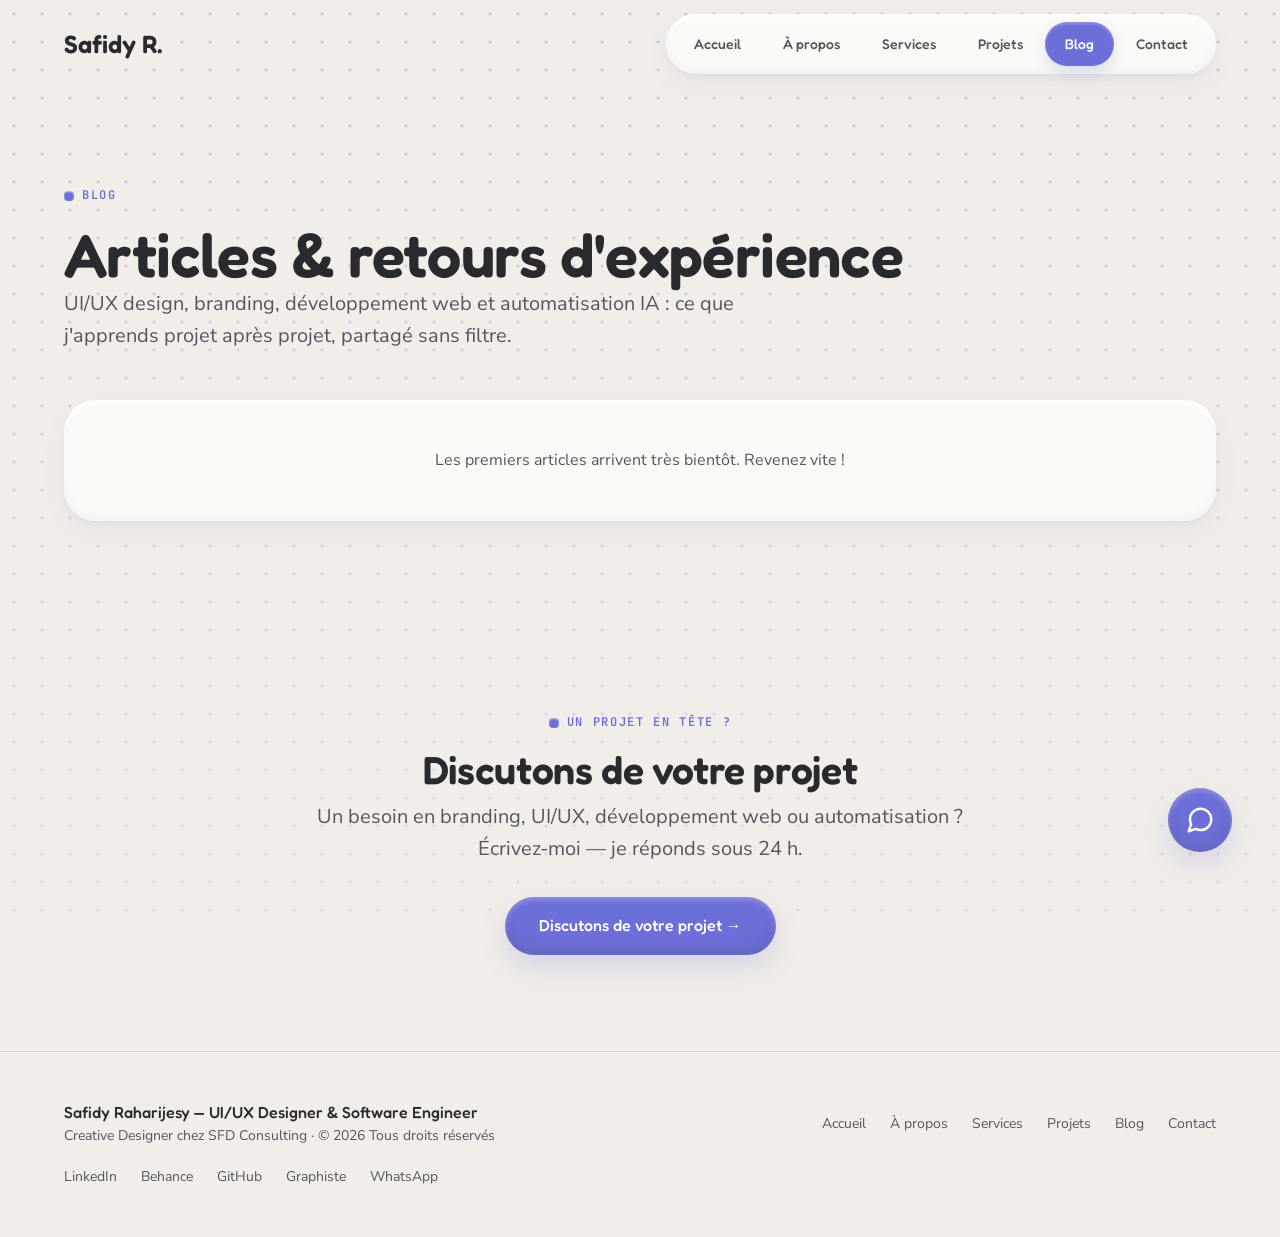
<file: blog.html>
<!DOCTYPE html>
<html lang="fr">

<head>
  <meta charset="UTF-8">
  <meta name="viewport" content="width=device-width, initial-scale=1.0">
  <title>Blog — Safidy Raharijesy | UI/UX Design, Développement &amp; Automatisation IA</title>
  <meta name="description"
    content="Articles de Safidy Raharijesy sur l'UI/UX design, le branding, le développement web et l'automatisation IA : conseils, retours d'expérience et coulisses de projets à Madagascar.">
  <meta name="author" content="Safidy Raharijesy">
  <meta name="robots" content="index, follow, max-image-preview:large, max-snippet:-1, max-video-preview:-1">
  <meta name="theme-color" content="#121824">

  <link rel="canonical" href="https://safidyraharijesy.netlify.app/blog.html">

  <meta property="og:type" content="website">
  <meta property="og:site_name" content="Safidy Raharijesy Portfolio">
  <meta property="og:title" content="Blog — Safidy Raharijesy">
  <meta property="og:description" content="UI/UX design, branding, développement web et automatisation IA : articles et retours d'expérience.">
  <meta property="og:url" content="https://safidyraharijesy.netlify.app/blog.html">
  <meta property="og:image" content="https://safidyraharijesy.netlify.app/assets/img/avatar%20assis.png">
  <meta property="og:locale" content="fr_FR">

  <meta name="twitter:card" content="summary_large_image">
  <meta name="twitter:title" content="Blog — Safidy Raharijesy">
  <meta name="twitter:description" content="UI/UX design, branding, développement web et automatisation IA : articles et retours d'expérience.">
  <meta name="twitter:image" content="https://safidyraharijesy.netlify.app/assets/img/avatar%20assis.png">

  <link rel="icon" type="image/png" href="assets/icons/favicon.png">

  <link rel="preconnect" href="https://fonts.googleapis.com">
  <link rel="preconnect" href="https://fonts.gstatic.com" crossorigin>
  <link
    href="https://fonts.googleapis.com/css2?family=Fredoka:wght@400;500;600;700&amp;family=Nunito+Sans:ital,wght@0,400;0,600;0,700;0,800;1,400&amp;family=JetBrains+Mono:wght@400;600&amp;display=swap"
    rel="stylesheet">

  <link rel="stylesheet" href="css/main.css">

  <script type="application/ld+json">
  {
    "@context": "https://schema.org",
    "@type": "Blog",
    "@id": "https://safidyraharijesy.netlify.app/blog.html#blog",
    "url": "https://safidyraharijesy.netlify.app/blog.html",
    "name": "Blog de Safidy Raharijesy",
    "inLanguage": "fr-FR",
    "author": {
      "@type": "Person",
      "@id": "https://safidyraharijesy.netlify.app/#safidy",
      "name": "Safidy Raharijesy"
    },
    "isPartOf": {
      "@type": "WebSite",
      "@id": "https://safidyraharijesy.netlify.app/#website",
      "name": "Safidy Raharijesy Portfolio",
      "url": "https://safidyraharijesy.netlify.app/"
    }
  }
  </script>
</head>

<body>

  <a class="skip-link" href="#main-content">Aller au contenu principal</a>

  <div class="header-sentinel" id="header-sentinel" aria-hidden="true"></div>

  <!-- ============ HEADER ============ -->
  <header class="header" id="site-header">
    <div class="container header__inner">
      <a class="header__logo" href="index.html">Safidy R.</a>

      <button class="header__burger" id="header-burger" type="button" aria-expanded="false"
        aria-controls="primary-navigation" aria-label="Ouvrir le menu de navigation">
        <span class="header__burger-line"></span>
        <span class="header__burger-line"></span>
        <span class="header__burger-line"></span>
      </button>

      <nav class="header__nav" id="primary-navigation" aria-label="Navigation principale">
        <ul class="header__nav-list">
          <li><a class="header__nav-link" href="index.html#hero">Accueil</a></li>
          <li><a class="header__nav-link" href="index.html#about">À propos</a></li>
          <li><a class="header__nav-link" href="index.html#services">Services</a></li>
          <li><a class="header__nav-link" href="projets.html">Projets</a></li>
          <li><a class="header__nav-link" href="blog.html" aria-current="page">Blog</a></li>
          <li><a class="header__nav-link" href="index.html#contact">Contact</a></li>
        </ul>
      </nav>
    </div>
  </header>

  <main id="main-content">

    <!-- ============ BLOG (liste des articles) ============ -->
    <section class="blog" aria-labelledby="blog-title">
      <div class="container">
        <span class="eyebrow">Blog</span>
        <h1 id="blog-title">Articles &amp; retours d'expérience</h1>
        <p class="lead">
          UI/UX design, branding, développement web et automatisation IA&nbsp;: ce que j'apprends
          projet après projet, partagé sans filtre.
        </p>

        <!-- build:posts -->
        <p class="blog__empty">Les premiers articles arrivent très bientôt. Revenez vite&nbsp;!</p>
        <!-- /build:posts -->
      </div>
    </section>

    <!-- ============ CTA CONTACT ============ -->
    <section class="projects-cta" aria-labelledby="blog-cta-title">
      <div class="container projects-cta__inner">
        <span class="eyebrow">Un projet en tête&nbsp;?</span>
        <h2 id="blog-cta-title">Discutons de votre projet</h2>
        <p class="lead">
          Un besoin en branding, UI/UX, développement web ou automatisation&nbsp;? Écrivez-moi —
          je réponds sous 24&nbsp;h.
        </p>
        <a class="btn btn--primary projects-cta__action" href="index.html#contact">Discutons de votre projet →</a>
      </div>
    </section>

  </main>

  <!-- ============ FOOTER ============ -->
  <footer class="site-footer">
    <div class="container site-footer__inner">
      <div class="site-footer__brand">
        <p class="site-footer__baseline">Safidy Raharijesy — UI/UX Designer &amp; Software Engineer</p>
        <p class="site-footer__mention text-small">Creative Designer chez SFD Consulting · © 2026 Tous droits réservés
        </p>
      </div>

      <nav class="site-footer__nav" aria-label="Liens rapides">
        <ul>
          <li><a href="index.html#hero">Accueil</a></li>
          <li><a href="index.html#about">À propos</a></li>
          <li><a href="index.html#services">Services</a></li>
          <li><a href="projets.html">Projets</a></li>
          <li><a href="blog.html">Blog</a></li>
          <li><a href="index.html#contact">Contact</a></li>
        </ul>
      </nav>

      <ul class="site-footer__social">
        <li><a href="https://linkedin.com/in/safidy-raharijesy" target="_blank" rel="noopener noreferrer">LinkedIn</a>
        </li>
        <li><a href="https://behance.net/safidyraharijesy" target="_blank" rel="noopener noreferrer">Behance</a></li>
        <li><a href="https://github.com/chafidy" target="_blank" rel="noopener noreferrer">GitHub</a></li>
        <li><a href="https://graphiste.com/raharijesy" target="_blank" rel="noopener noreferrer">Graphiste</a>
        </li>
        <li><a href="https://wa.me/261321391629" target="_blank" rel="noopener noreferrer">WhatsApp</a></li>
      </ul>
    </div>
  </footer>

  <!-- ============ CHAT BOT ASSISTANT ============ -->
  <div class="chatbot" id="chatbot">
    <button class="chatbot__trigger" id="chatbot-trigger" aria-label="Ouvrir l'assistant" type="button">
      <svg viewBox="0 0 24 24" fill="none" stroke="currentColor" stroke-width="2" stroke-linecap="round" stroke-linejoin="round" aria-hidden="true">
        <path d="M21 11.5a8.38 8.38 0 0 1-.9 3.8 8.5 8.5 0 0 1-7.6 4.7 8.38 8.38 0 0 1-3.8-.9L3 21l1.9-5.7a8.38 8.38 0 0 1-.9-3.8 8.5 8.5 0 0 1 4.7-7.6 8.38 8.38 0 0 1 3.8-.9h.5a8.48 8.48 0 0 1 8 8v.5z"></path>
      </svg>
    </button>

    <div class="chatbot__window" id="chatbot-window">
      <div class="chatbot__header">
        <div class="chatbot__avatar">
          <img src="assets/img/avatarbot.webp" alt="Safidy Assistant" width="40" height="40">
        </div>
        <div class="chatbot__info">
          <span class="chatbot__name">Assistant Safidy</span>
          <span class="chatbot__status">En ligne</span>
        </div>
        <button class="chatbot__close" id="chatbot-close" aria-label="Fermer le chat" type="button">
          <svg viewBox="0 0 24 24" fill="none" stroke="currentColor" stroke-width="2" stroke-linecap="round" aria-hidden="true">
            <line x1="18" y1="6" x2="6" y2="18"></line>
            <line x1="6" y1="6" x2="18" y2="18"></line>
          </svg>
        </button>
      </div>

      <div class="chatbot__messages" id="chatbot-messages"></div>

      <form class="chatbot__input-area" id="chatbot-form">
        <input type="text" id="chatbot-input" class="chatbot__input" placeholder="Écrivez votre message..." autocomplete="off">
        <button type="submit" class="chatbot__send" aria-label="Envoyer">
          <svg viewBox="0 0 24 24" fill="none" stroke="currentColor" stroke-width="2" stroke-linecap="round" stroke-linejoin="round" aria-hidden="true">
            <line x1="22" y1="2" x2="11" y2="13"></line>
            <polygon points="22 2 15 22 11 13 2 9 22 2"></polygon>
          </svg>
        </button>
      </form>
    </div>
  </div>

  <script type="module" src="js/main.js"></script>
</body>

</html>
</file>
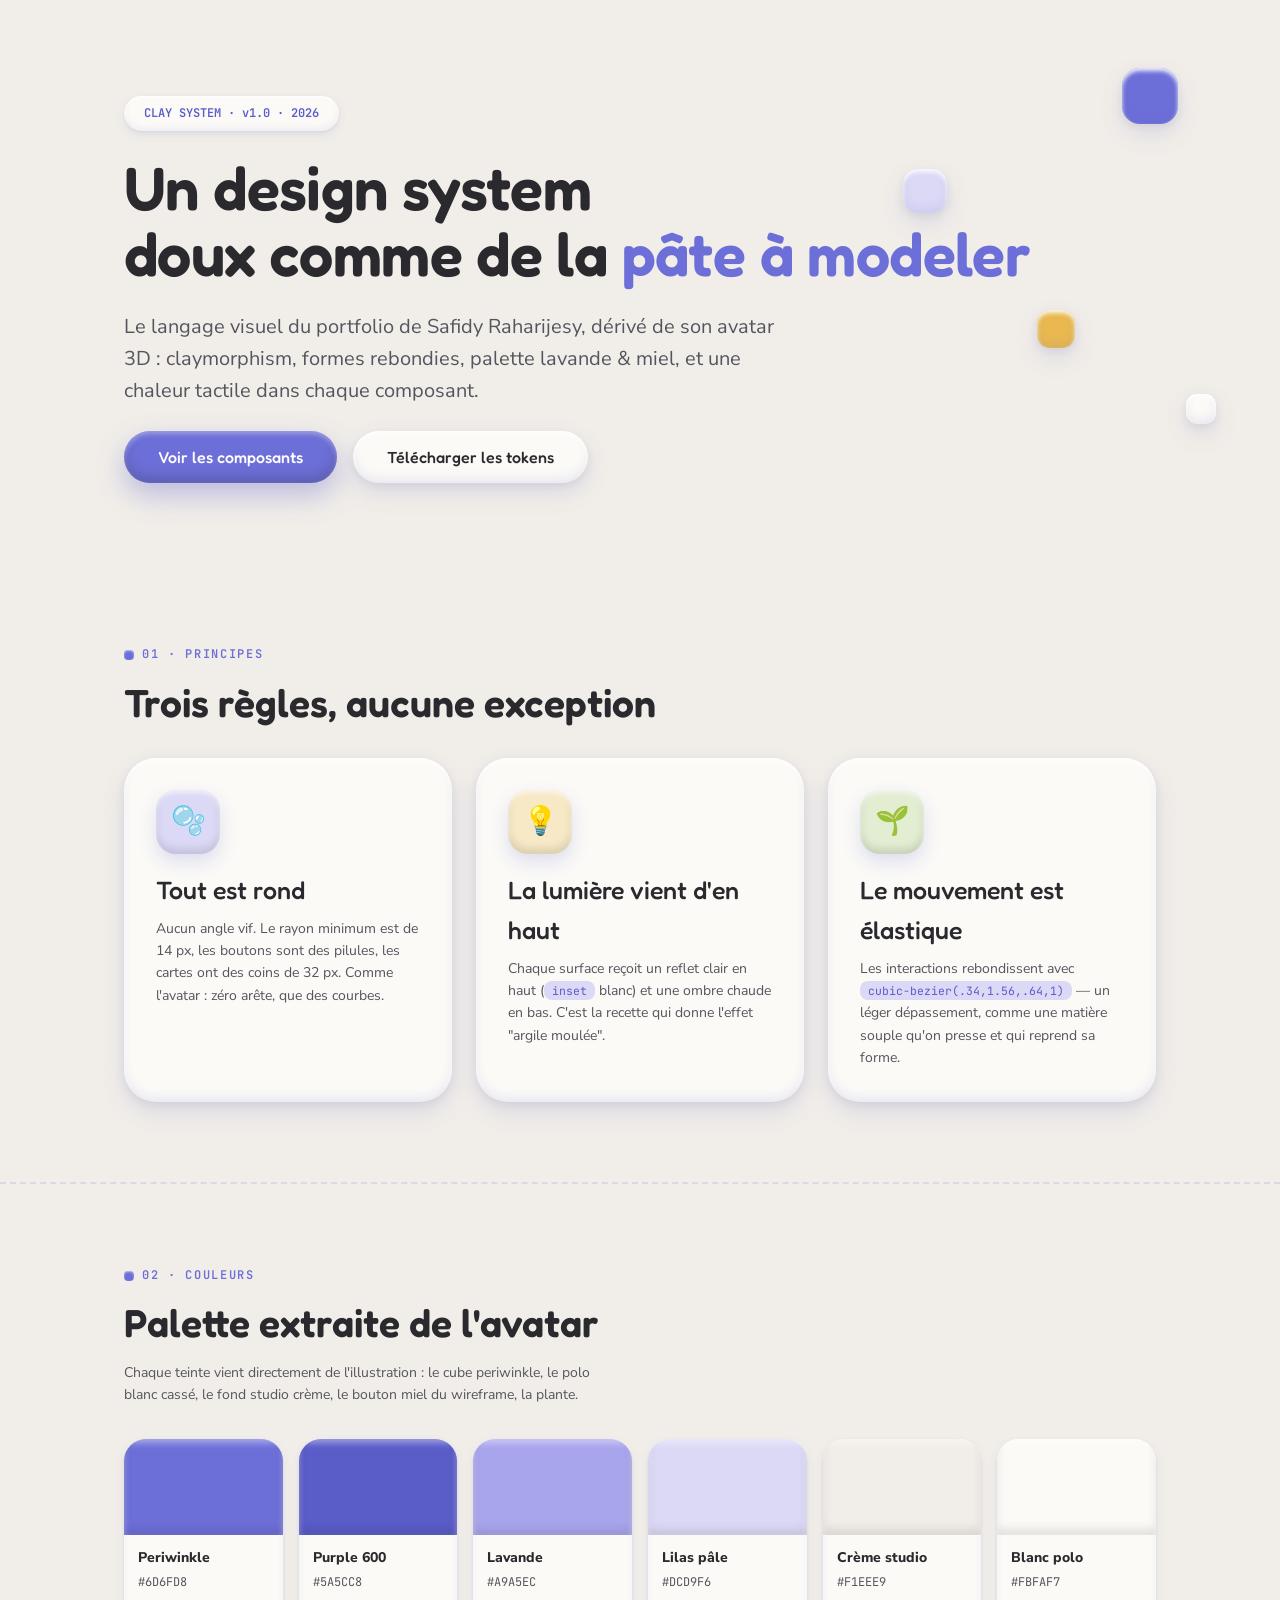
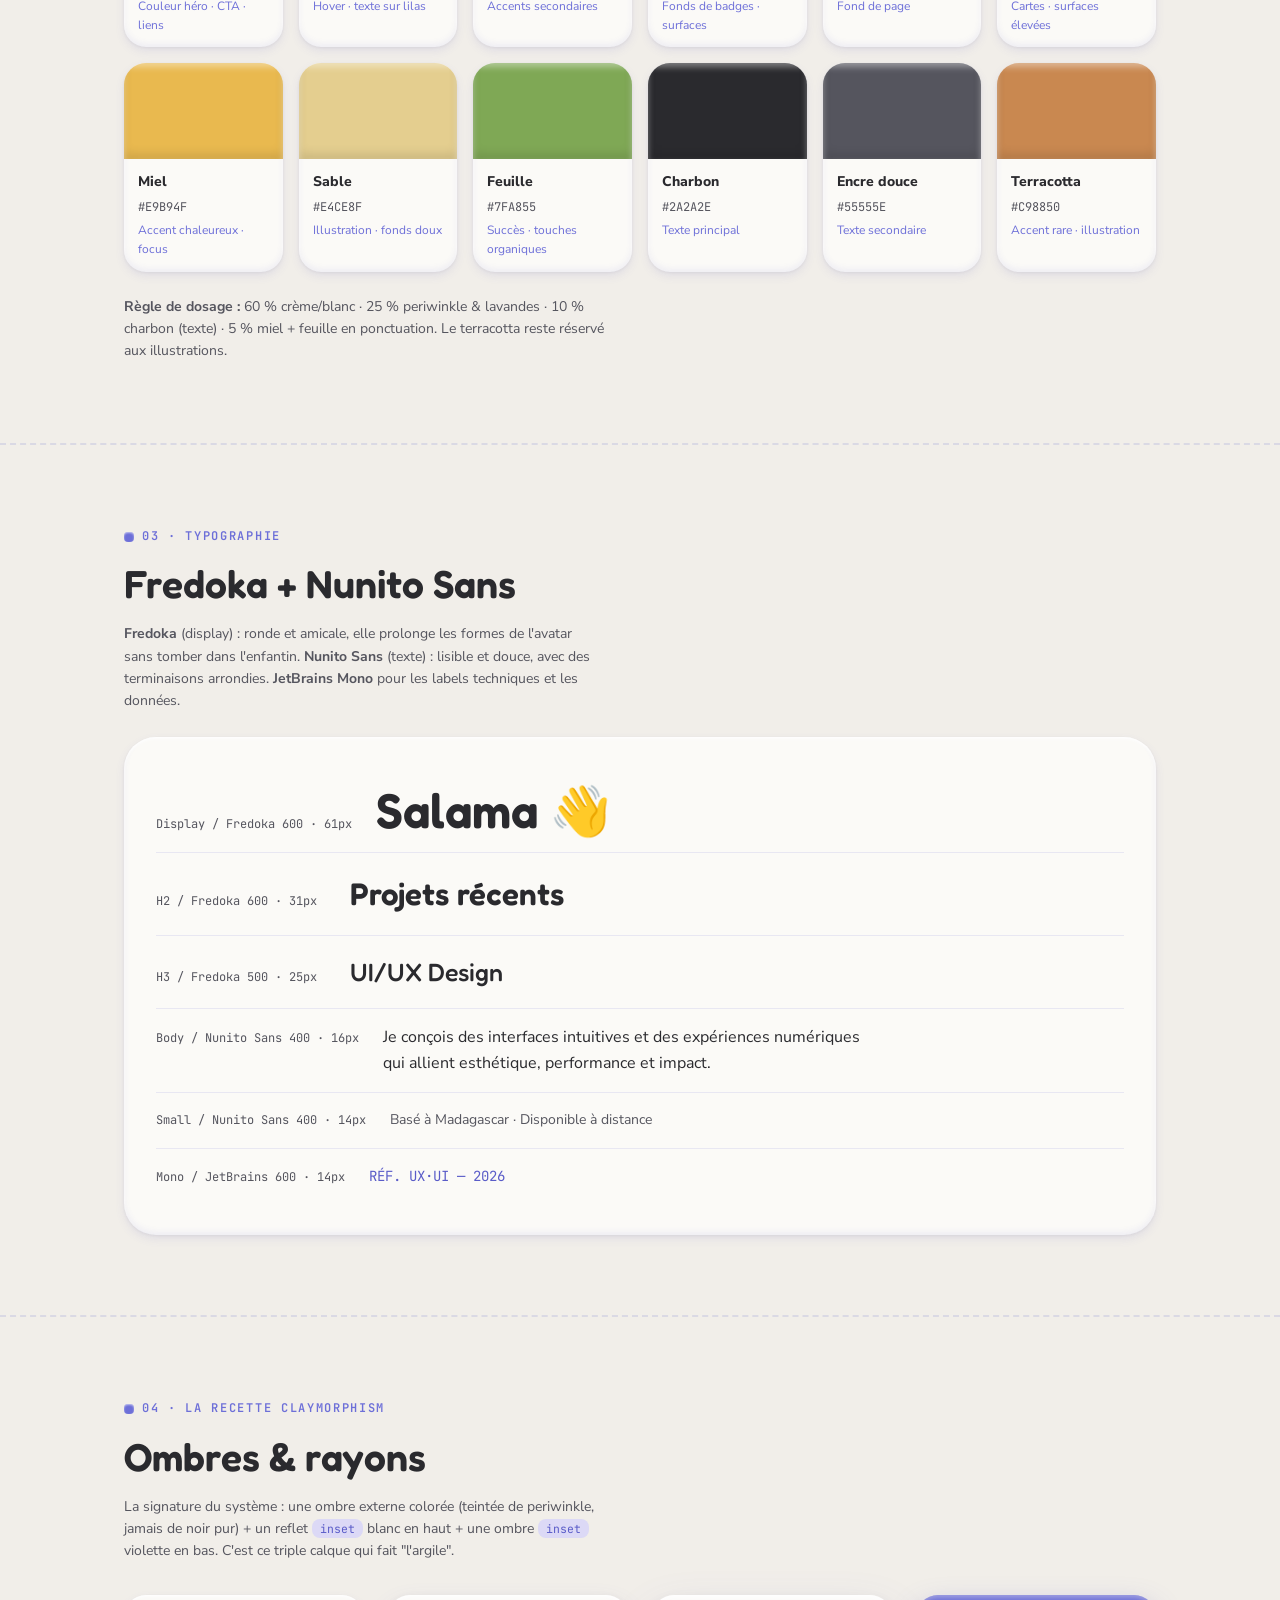
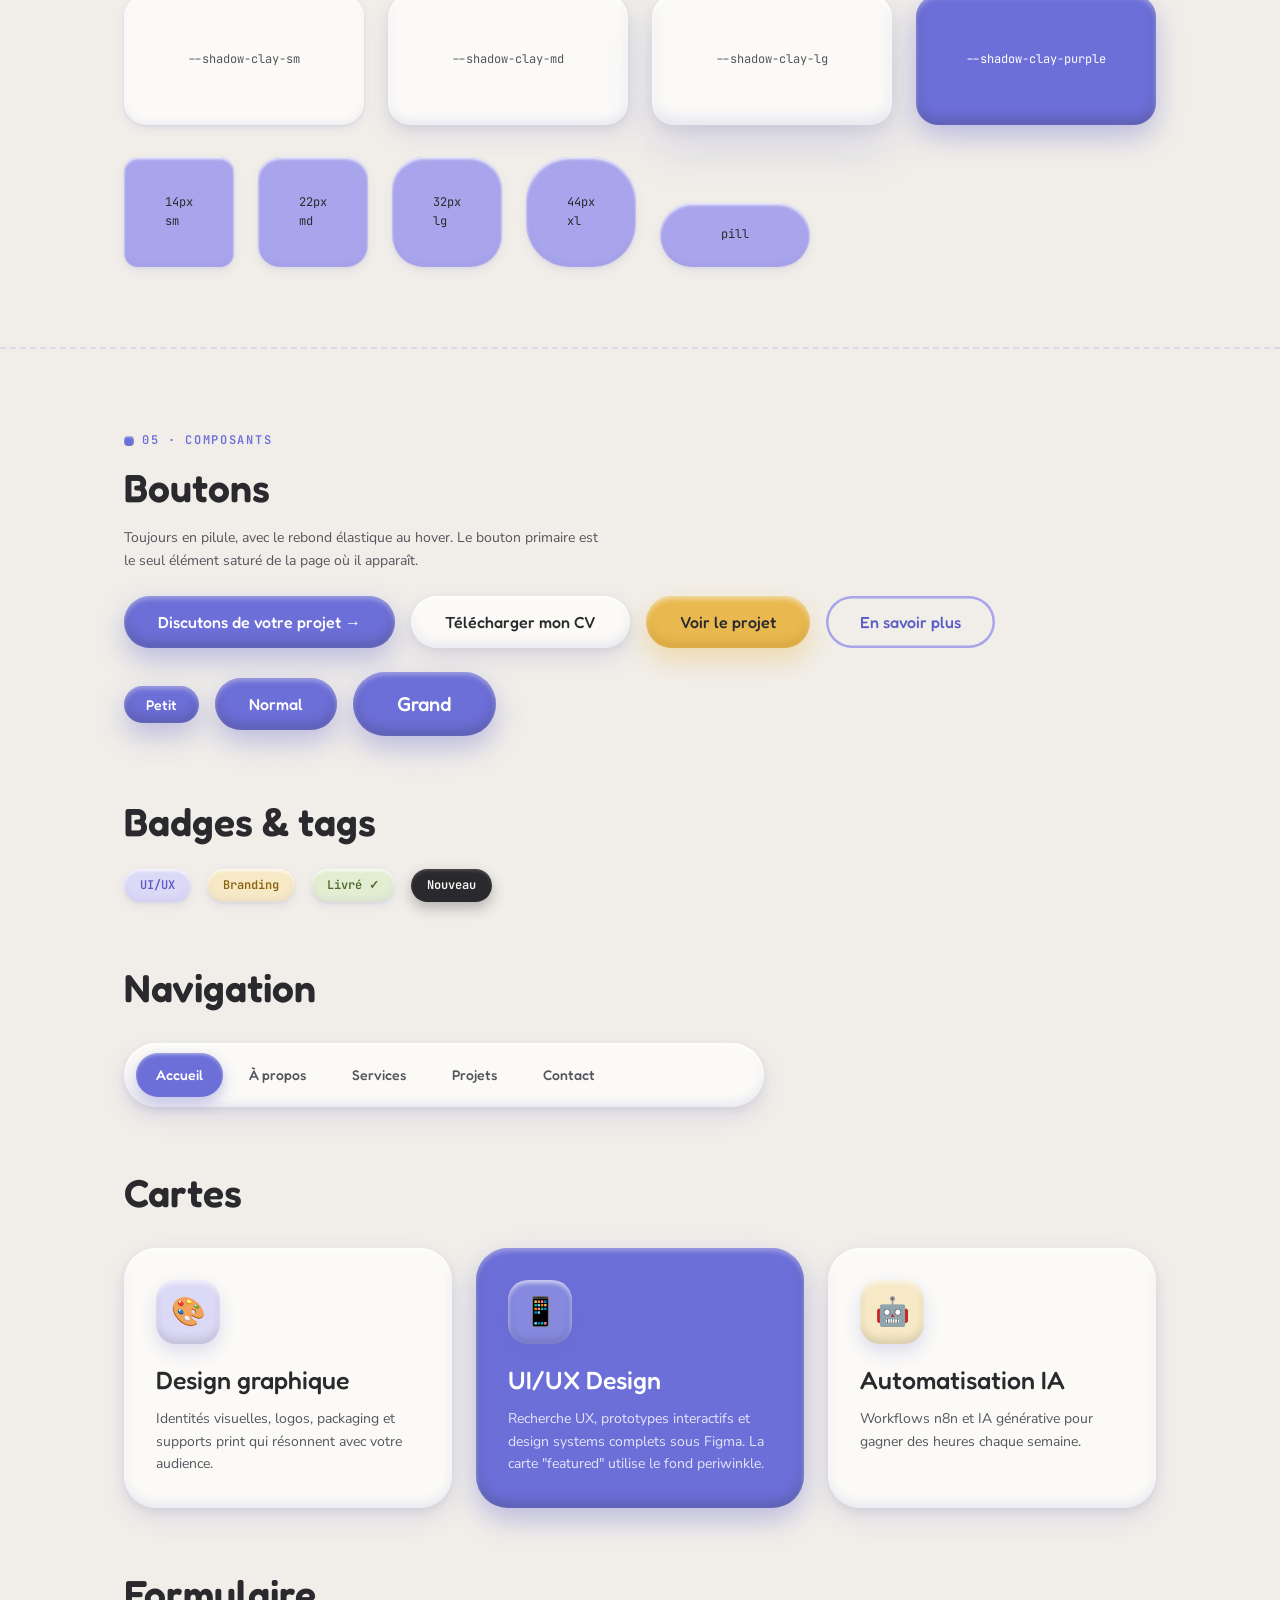
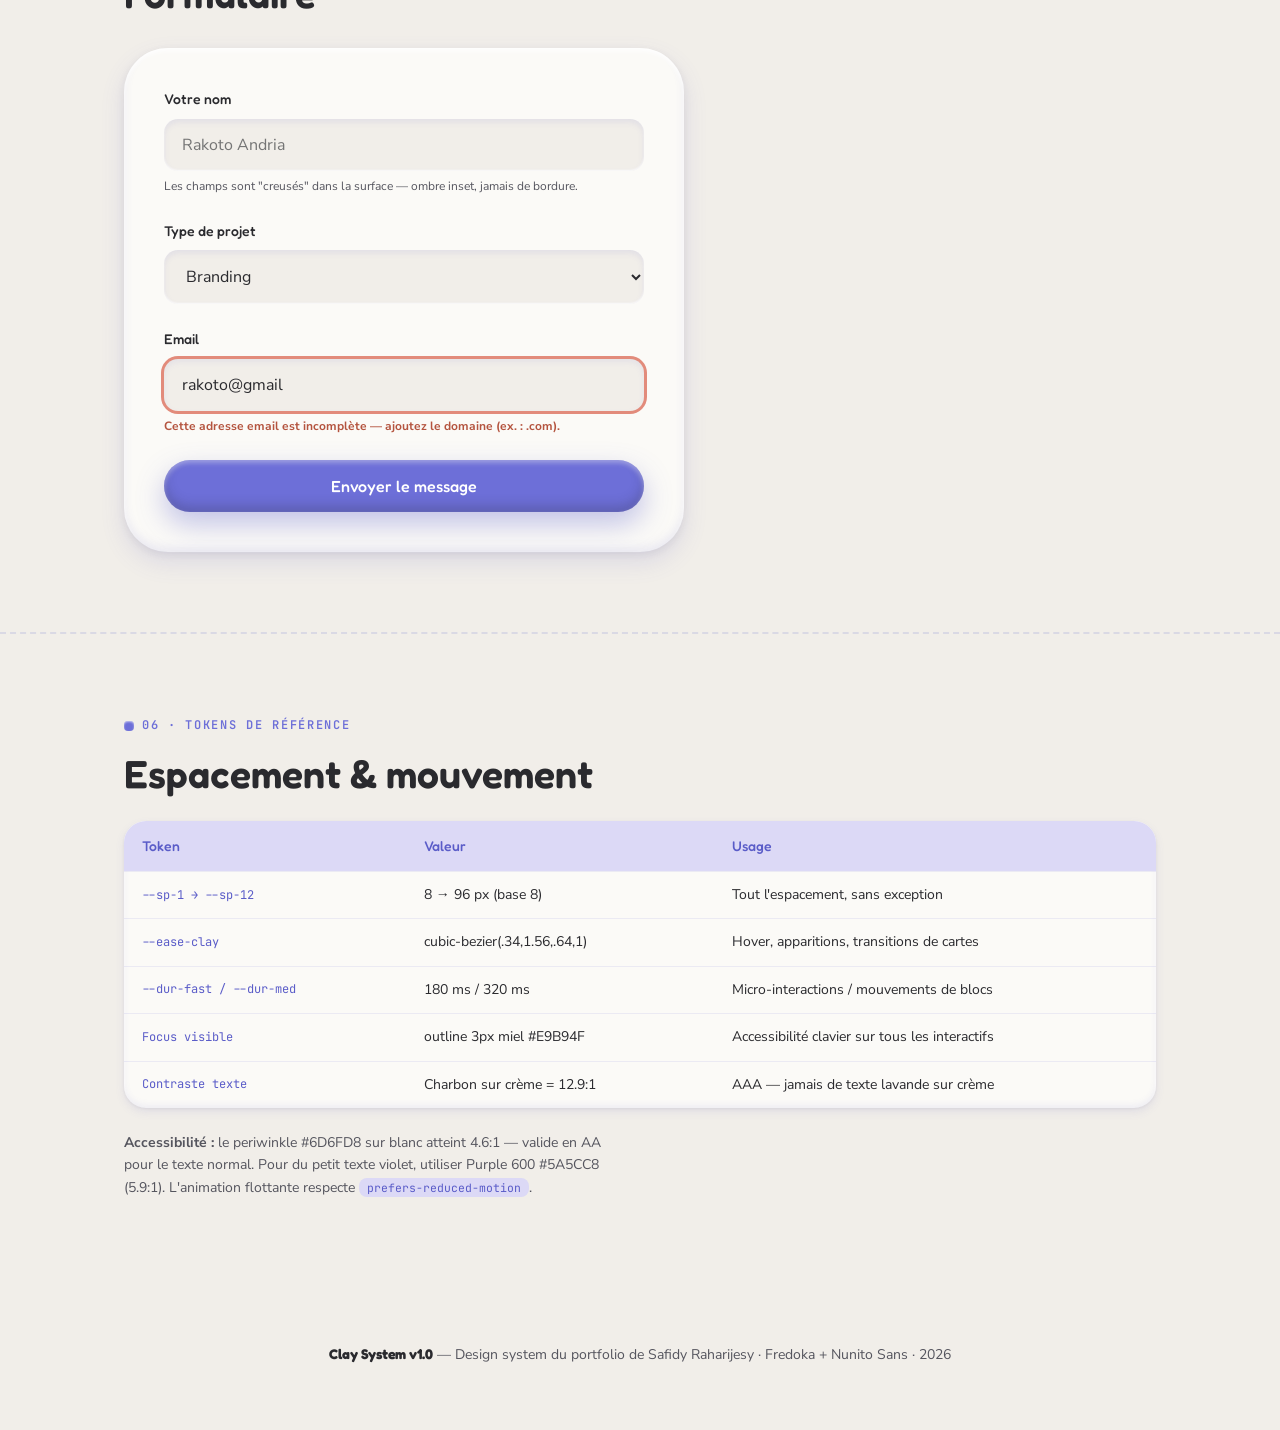
<file: design-system-safidy.html>
<!DOCTYPE html>
<html lang="fr">
<head>
<meta charset="UTF-8">
<meta name="viewport" content="width=device-width, initial-scale=1.0">
<title>Clay System — Design System · Safidy Raharijesy</title>
<meta name="description" content="Spécifications et documentation du Clay System : le système de design visuel Claymorphism du portfolio de Safidy Raharijesy.">
<meta name="keywords" content="Design System, Claymorphism, UI UX, tokens CSS, Safidy Raharijesy, Figma tokens">
<meta name="author" content="Safidy Raharijesy">
<meta name="robots" content="index, follow">
<meta name="theme-color" content="#121824">

<!-- Canonique -->
<link rel="canonical" href="https://safidyraharijesy.netlify.app/design-system-safidy.html">

<!-- Métadonnées Géographiques (Local SEO) -->
<meta name="geo.region" content="MG-T">
<meta name="geo.placename" content="Antananarivo, Antsirabe, Madagascar">
<meta name="geo.position" content="-18.8792;47.5079">
<meta name="ICBM" content="-18.8792, 47.5079">

<!-- Open Graph / Social -->
<meta property="og:type" content="article">
<meta property="og:site_name" content="Safidy Raharijesy Portfolio">
<meta property="og:title" content="Clay System — Design System · Safidy Raharijesy">
<meta property="og:description" content="Documentation du Clay System : design tokens, composants et typographies.">
<meta property="og:url" content="https://safidyraharijesy.netlify.app/design-system-safidy.html">
<meta property="og:image" content="https://safidyraharijesy.netlify.app/assets/img/avatar%20assis.png">
<meta property="og:locale" content="fr_FR">

<!-- Twitter Cards -->
<meta name="twitter:card" content="summary_large_image">
<meta name="twitter:title" content="Clay System — Design System · Safidy Raharijesy">
<meta name="twitter:description" content="Documentation du Clay System : design tokens, composants et typographies.">
<meta name="twitter:image" content="https://safidyraharijesy.netlify.app/assets/img/avatar%20assis.png">

<link rel="preconnect" href="https://fonts.googleapis.com">
<link href="https://fonts.googleapis.com/css2?family=Fredoka:wght@400;500;600;700&family=Nunito+Sans:ital,wght@0,400;0,600;0,700;0,800;1,400&family=JetBrains+Mono:wght@400;600&display=swap" rel="stylesheet">
<style>
/* ============================================================
   CLAY SYSTEM — Design tokens
   Basé sur l'avatar 3D claymorphism de Safidy Raharijesy
   ============================================================ */
:root{
  /* — Couleurs primaires (extraites de l'avatar) — */
  --clay-purple-600:#5A5CC8;   /* Cube profond */
  --clay-purple-500:#6D6FD8;   /* Periwinkle — couleur héro */
  --clay-purple-300:#A9A5EC;   /* Lavande douce */
  --clay-purple-100:#DCD9F6;   /* Lilas pâle (wireframe) */

  /* — Neutres chauds — */
  --clay-cream:#F1EEE9;        /* Fond studio */
  --clay-white:#FBFAF7;        /* Blanc cassé (polo) */
  --clay-ink:#2A2A2E;          /* Charbon (pantalon/cheveux) */
  --clay-ink-soft:#55555E;     /* Texte secondaire */
  --clay-grey:#9C9CA6;         /* Cube gris / laptop */

  /* — Accents — */
  --clay-honey:#E9B94F;        /* Jaune miel (bouton wireframe) */
  --clay-sand:#E4CE8F;         /* Sable doux (cube beige) */
  --clay-leaf:#7FA855;         /* Vert plante */
  --clay-skin:#C98850;         /* Terracotta chaud (peau) — accent rare */

  /* — Ombres claymorphism (la signature) — */
  --shadow-clay-sm: 0 4px 10px rgba(90,92,200,.10), 0 1px 3px rgba(42,42,46,.06), inset 0 2px 3px rgba(255,255,255,.85), inset 0 -3px 6px rgba(90,92,200,.08);
  --shadow-clay-md: 0 10px 24px rgba(90,92,200,.14), 0 3px 8px rgba(42,42,46,.07), inset 0 3px 4px rgba(255,255,255,.9), inset 0 -5px 10px rgba(90,92,200,.10);
  --shadow-clay-lg: 0 22px 48px rgba(90,92,200,.18), 0 6px 14px rgba(42,42,46,.08), inset 0 4px 6px rgba(255,255,255,.95), inset 0 -7px 14px rgba(90,92,200,.12);
  --shadow-clay-purple: 0 12px 28px rgba(90,92,200,.35), inset 0 3px 5px rgba(255,255,255,.35), inset 0 -6px 12px rgba(42,42,60,.25);
  --shadow-float: 0 30px 50px -18px rgba(42,42,46,.22);

  /* — Rayons (tout est rond, comme l'avatar) — */
  --radius-sm:14px;
  --radius-md:22px;
  --radius-lg:32px;
  --radius-xl:44px;
  --radius-pill:999px;

  /* — Typographie — */
  --font-display:'Fredoka',sans-serif;
  --font-body:'Nunito Sans',sans-serif;
  --font-mono:'JetBrains Mono',monospace;

  /* — Échelle typographique (ratio 1.25) — */
  --text-xs:.75rem; --text-sm:.875rem; --text-base:1rem;
  --text-lg:1.25rem; --text-xl:1.563rem; --text-2xl:1.953rem;
  --text-3xl:2.441rem; --text-4xl:3.052rem; --text-5xl:3.815rem;

  /* — Espacement (base 8px) — */
  --sp-1:8px; --sp-2:16px; --sp-3:24px; --sp-4:32px;
  --sp-5:40px; --sp-6:48px; --sp-8:64px; --sp-10:80px; --sp-12:96px;

  /* — Mouvement — */
  --ease-clay:cubic-bezier(.34,1.56,.64,1); /* rebond doux "squishy" */
  --dur-fast:.18s; --dur-med:.32s;
}

*{margin:0;padding:0;box-sizing:border-box}
html{scroll-behavior:smooth}
body{
  font-family:var(--font-body);
  background:var(--clay-cream);
  color:var(--clay-ink);
  line-height:1.6;
  font-size:var(--text-base);
}
::selection{background:var(--clay-purple-300);color:var(--clay-ink)}

/* ---------- Layout du guide ---------- */
.wrap{max-width:1080px;margin:0 auto;padding:0 var(--sp-3)}
section{padding:var(--sp-10) 0;border-bottom:2px dashed rgba(90,92,200,.15)}
section:last-of-type{border-bottom:none}

.eyebrow{
  font-family:var(--font-mono);font-size:var(--text-xs);
  letter-spacing:.14em;text-transform:uppercase;
  color:var(--clay-purple-500);font-weight:600;
  display:inline-flex;align-items:center;gap:8px;margin-bottom:var(--sp-2);
}
.eyebrow::before{content:'';width:10px;height:10px;border-radius:4px;background:var(--clay-purple-500);display:inline-block;box-shadow:inset 0 1px 2px rgba(255,255,255,.6)}

h1{font-family:var(--font-display);font-weight:600;font-size:clamp(2.4rem,6vw,var(--text-5xl));line-height:1.08;letter-spacing:-.01em}
h2{font-family:var(--font-display);font-weight:600;font-size:var(--text-3xl);line-height:1.15;margin-bottom:var(--sp-2)}
h3{font-family:var(--font-display);font-weight:500;font-size:var(--text-xl);margin-bottom:var(--sp-1)}
.lead{font-size:var(--text-lg);color:var(--clay-ink-soft);max-width:56ch}
p.note{color:var(--clay-ink-soft);font-size:var(--text-sm);max-width:60ch}
code{font-family:var(--font-mono);font-size:.82em;background:var(--clay-purple-100);padding:2px 8px;border-radius:8px;color:var(--clay-purple-600)}

/* ---------- HERO ---------- */
.hero{padding:var(--sp-12) 0 var(--sp-10);position:relative;overflow:hidden}
.hero-cubes{position:absolute;inset:0;pointer-events:none}
.cube{position:absolute;border-radius:18px;box-shadow:var(--shadow-clay-md);animation:floaty 6s ease-in-out infinite}
.cube.c1{width:56px;height:56px;background:var(--clay-purple-500);top:12%;right:8%;animation-delay:0s}
.cube.c2{width:38px;height:38px;background:var(--clay-honey);top:55%;right:16%;border-radius:13px;animation-delay:1.2s}
.cube.c3{width:44px;height:44px;background:var(--clay-purple-100);top:30%;right:26%;border-radius:15px;animation-delay:2.1s}
.cube.c4{width:30px;height:30px;background:var(--clay-white);top:70%;right:5%;border-radius:11px;animation-delay:.7s}
@keyframes floaty{0%,100%{transform:translateY(0) rotate(-2deg)}50%{transform:translateY(-14px) rotate(3deg)}}
@media(prefers-reduced-motion:reduce){.cube{animation:none}}

.hero .badge-version{
  display:inline-block;background:var(--clay-white);border-radius:var(--radius-pill);
  padding:8px 20px;font-family:var(--font-mono);font-size:var(--text-xs);font-weight:600;
  color:var(--clay-purple-600);box-shadow:var(--shadow-clay-sm);margin-bottom:var(--sp-3);
}
.hero p.lead{margin-top:var(--sp-3)}

/* ---------- SWATCHES ---------- */
.swatch-grid{display:grid;grid-template-columns:repeat(auto-fill,minmax(150px,1fr));gap:var(--sp-2);margin-top:var(--sp-4)}
.swatch{border-radius:var(--radius-md);overflow:hidden;box-shadow:var(--shadow-clay-sm);background:var(--clay-white);transition:transform var(--dur-med) var(--ease-clay)}
.swatch:hover{transform:translateY(-6px) scale(1.02)}
.swatch .chip{height:96px;position:relative}
.swatch .chip::after{content:'';position:absolute;inset:0;box-shadow:inset 0 4px 6px rgba(255,255,255,.4),inset 0 -6px 10px rgba(0,0,0,.10)}
.swatch .meta{padding:12px 14px}
.swatch .meta b{display:block;font-size:var(--text-sm);font-weight:800}
.swatch .meta span{font-family:var(--font-mono);font-size:var(--text-xs);color:var(--clay-ink-soft)}
.swatch .meta em{display:block;font-style:normal;font-size:var(--text-xs);color:var(--clay-purple-500);margin-top:2px}

/* ---------- TYPO SPECIMENS ---------- */
.type-card{background:var(--clay-white);border-radius:var(--radius-lg);padding:var(--sp-4);box-shadow:var(--shadow-clay-sm);margin-top:var(--sp-3)}
.type-row{display:flex;align-items:baseline;gap:var(--sp-3);padding:var(--sp-2) 0;border-bottom:1px solid rgba(90,92,200,.12);flex-wrap:wrap}
.type-row:last-child{border-bottom:none}
.type-row .label{font-family:var(--font-mono);font-size:var(--text-xs);color:var(--clay-ink-soft);min-width:170px}
.spec-display{font-family:var(--font-display);font-weight:600;font-size:var(--text-4xl);line-height:1.05}
.spec-h2{font-family:var(--font-display);font-weight:600;font-size:var(--text-2xl)}
.spec-h3{font-family:var(--font-display);font-weight:500;font-size:var(--text-xl)}
.spec-body{font-size:var(--text-base);max-width:48ch}
.spec-small{font-size:var(--text-sm);color:var(--clay-ink-soft)}
.spec-mono{font-family:var(--font-mono);font-size:var(--text-sm);color:var(--clay-purple-600)}

/* ---------- BOUTONS ---------- */
.demo-row{display:flex;flex-wrap:wrap;gap:var(--sp-2);align-items:center;margin-top:var(--sp-3)}
.btn{
  font-family:var(--font-display);font-weight:500;font-size:var(--text-base);
  border:none;cursor:pointer;border-radius:var(--radius-pill);
  padding:16px 34px;transition:transform var(--dur-fast) var(--ease-clay),box-shadow var(--dur-fast) ease;
  display:inline-flex;align-items:center;gap:10px;
}
.btn:focus-visible{outline:3px solid var(--clay-honey);outline-offset:3px}
.btn:active{transform:scale(.94)}
.btn-primary{background:var(--clay-purple-500);color:#fff;box-shadow:var(--shadow-clay-purple)}
.btn-primary:hover{transform:translateY(-3px);box-shadow:0 18px 34px rgba(90,92,200,.42),inset 0 3px 5px rgba(255,255,255,.4),inset 0 -6px 12px rgba(42,42,60,.25)}
.btn-secondary{background:var(--clay-white);color:var(--clay-ink);box-shadow:var(--shadow-clay-md)}
.btn-secondary:hover{transform:translateY(-3px)}
.btn-honey{background:var(--clay-honey);color:var(--clay-ink);box-shadow:0 12px 26px rgba(233,185,79,.4),inset 0 3px 5px rgba(255,255,255,.5),inset 0 -6px 10px rgba(160,110,20,.22)}
.btn-honey:hover{transform:translateY(-3px)}
.btn-ghost{background:transparent;color:var(--clay-purple-600);box-shadow:inset 0 0 0 2.5px var(--clay-purple-300)}
.btn-ghost:hover{background:var(--clay-purple-100)}
.btn-sm{padding:10px 22px;font-size:var(--text-sm)}
.btn-lg{padding:20px 44px;font-size:var(--text-lg)}

/* ---------- BADGES / TAGS ---------- */
.tag{
  display:inline-flex;align-items:center;gap:6px;
  font-family:var(--font-mono);font-size:var(--text-xs);font-weight:600;
  border-radius:var(--radius-pill);padding:7px 16px;
  box-shadow:var(--shadow-clay-sm);
}
.tag-purple{background:var(--clay-purple-100);color:var(--clay-purple-600)}
.tag-honey{background:#F7E9C6;color:#8A6512}
.tag-leaf{background:#E2EDD2;color:#4C6B2C}
.tag-ink{background:var(--clay-ink);color:var(--clay-white);box-shadow:0 6px 14px rgba(42,42,46,.3),inset 0 2px 3px rgba(255,255,255,.15)}

/* ---------- CARTES ---------- */
.card-grid{display:grid;grid-template-columns:repeat(auto-fit,minmax(260px,1fr));gap:var(--sp-3);margin-top:var(--sp-4)}
.clay-card{
  background:var(--clay-white);border-radius:var(--radius-lg);
  padding:var(--sp-4);box-shadow:var(--shadow-clay-md);
  transition:transform var(--dur-med) var(--ease-clay),box-shadow var(--dur-med) ease;
  position:relative;
}
.clay-card:hover{transform:translateY(-8px) rotate(-.5deg);box-shadow:var(--shadow-clay-lg)}
.clay-card .icon{
  width:64px;height:64px;border-radius:20px;display:grid;place-items:center;
  font-size:28px;margin-bottom:var(--sp-2);
  box-shadow:inset 0 3px 4px rgba(255,255,255,.6),inset 0 -5px 8px rgba(0,0,0,.12),0 8px 18px rgba(90,92,200,.18);
}
.clay-card p{color:var(--clay-ink-soft);font-size:var(--text-sm)}
.clay-card.featured{background:var(--clay-purple-500);color:#fff;box-shadow:var(--shadow-clay-purple)}
.clay-card.featured p{color:rgba(255,255,255,.82)}
.clay-card.featured .icon{background:rgba(255,255,255,.18)}

/* ---------- FORMULAIRE ---------- */
.form-demo{background:var(--clay-white);border-radius:var(--radius-xl);padding:var(--sp-5);box-shadow:var(--shadow-clay-md);margin-top:var(--sp-4);max-width:560px}
.field{margin-bottom:var(--sp-3)}
.field label{display:block;font-family:var(--font-display);font-weight:500;font-size:var(--text-sm);margin-bottom:8px}
.field input,.field textarea,.field select{
  width:100%;border:none;font-family:var(--font-body);font-size:var(--text-base);
  background:var(--clay-cream);border-radius:var(--radius-sm);padding:15px 18px;color:var(--clay-ink);
  box-shadow:inset 0 3px 6px rgba(90,92,200,.10),inset 0 -1px 2px rgba(255,255,255,.9);
  transition:box-shadow var(--dur-fast) ease;
}
.field input:focus,.field textarea:focus,.field select:focus{
  outline:none;
  box-shadow:inset 0 3px 6px rgba(90,92,200,.10),0 0 0 3px var(--clay-purple-300);
}
.field .hint{font-size:var(--text-xs);color:var(--clay-ink-soft);margin-top:6px}
.field.error input{box-shadow:inset 0 3px 6px rgba(90,92,200,.08),0 0 0 3px #E28B7B}
.field.error .hint{color:#B4543F;font-weight:700}

/* ---------- OMBRES DEMO ---------- */
.shadow-grid{display:grid;grid-template-columns:repeat(auto-fit,minmax(200px,1fr));gap:var(--sp-3);margin-top:var(--sp-4)}
.shadow-demo{background:var(--clay-white);border-radius:var(--radius-md);height:130px;display:grid;place-items:center;font-family:var(--font-mono);font-size:var(--text-xs);color:var(--clay-ink-soft)}
.sd-1{box-shadow:var(--shadow-clay-sm)}
.sd-2{box-shadow:var(--shadow-clay-md)}
.sd-3{box-shadow:var(--shadow-clay-lg)}
.sd-4{background:var(--clay-purple-500);color:#fff;box-shadow:var(--shadow-clay-purple)}

/* ---------- RAYONS DEMO ---------- */
.radius-grid{display:flex;flex-wrap:wrap;gap:var(--sp-3);margin-top:var(--sp-4);align-items:flex-end}
.radius-demo{background:var(--clay-purple-300);width:110px;height:110px;display:grid;place-items:center;font-family:var(--font-mono);font-size:var(--text-xs);color:var(--clay-ink);box-shadow:var(--shadow-clay-sm)}

/* ---------- NAV DEMO ---------- */
.nav-demo{
  background:var(--clay-white);border-radius:var(--radius-pill);
  padding:10px 12px;display:flex;align-items:center;gap:6px;flex-wrap:wrap;
  box-shadow:var(--shadow-clay-md);margin-top:var(--sp-4);max-width:640px;
}
.nav-demo a{
  font-family:var(--font-display);font-weight:500;font-size:var(--text-sm);
  color:var(--clay-ink-soft);text-decoration:none;padding:11px 20px;border-radius:var(--radius-pill);
  transition:all var(--dur-fast) ease;
}
.nav-demo a:hover{color:var(--clay-purple-600);background:var(--clay-purple-100)}
.nav-demo a.active{background:var(--clay-purple-500);color:#fff;box-shadow:0 6px 14px rgba(90,92,200,.35),inset 0 2px 3px rgba(255,255,255,.35)}

/* ---------- TABLE TOKENS ---------- */
.token-table{width:100%;border-collapse:separate;border-spacing:0;margin-top:var(--sp-3);background:var(--clay-white);border-radius:var(--radius-md);overflow:hidden;box-shadow:var(--shadow-clay-sm);font-size:var(--text-sm)}
.token-table th{font-family:var(--font-display);font-weight:500;text-align:left;padding:14px 18px;background:var(--clay-purple-100);color:var(--clay-purple-600)}
.token-table td{padding:12px 18px;border-top:1px solid rgba(90,92,200,.1)}
.token-table td:first-child{font-family:var(--font-mono);font-size:var(--text-xs);color:var(--clay-purple-600)}

/* ---------- FOOTER ---------- */
footer{padding:var(--sp-8) 0;text-align:center;color:var(--clay-ink-soft);font-size:var(--text-sm)}
footer b{font-family:var(--font-display);color:var(--clay-ink)}

@media(max-width:640px){
  section{padding:var(--sp-8) 0}
  .type-row .label{min-width:100%}
}
</style>
</head>
<body>

<!-- ===================== HERO ===================== -->
<header class="hero">
  <div class="hero-cubes" aria-hidden="true">
    <div class="cube c1"></div><div class="cube c2"></div>
    <div class="cube c3"></div><div class="cube c4"></div>
  </div>
  <div class="wrap">
    <span class="badge-version">CLAY SYSTEM · v1.0 · 2026</span>
    <h1>Un design system<br>doux comme de la <span style="color:var(--clay-purple-500)">pâte à modeler</span></h1>
    <p class="lead">Le langage visuel du portfolio de Safidy Raharijesy, dérivé de son avatar 3D : claymorphism, formes rebondies, palette lavande &amp; miel, et une chaleur tactile dans chaque composant.</p>
    <div class="demo-row">
      <button class="btn btn-primary">Voir les composants</button>
      <button class="btn btn-secondary">Télécharger les tokens</button>
    </div>
  </div>
</header>

<!-- ===================== PRINCIPES ===================== -->
<section>
  <div class="wrap">
    <span class="eyebrow">01 · Principes</span>
    <h2>Trois règles, aucune exception</h2>
    <div class="card-grid">
      <div class="clay-card">
        <div class="icon" style="background:var(--clay-purple-100)">🫧</div>
        <h3>Tout est rond</h3>
        <p>Aucun angle vif. Le rayon minimum est de 14&nbsp;px, les boutons sont des pilules, les cartes ont des coins de 32&nbsp;px. Comme l'avatar : zéro arête, que des courbes.</p>
      </div>
      <div class="clay-card">
        <div class="icon" style="background:#F7E9C6">💡</div>
        <h3>La lumière vient d'en haut</h3>
        <p>Chaque surface reçoit un reflet clair en haut (<code>inset</code> blanc) et une ombre chaude en bas. C'est la recette qui donne l'effet "argile moulée".</p>
      </div>
      <div class="clay-card">
        <div class="icon" style="background:#E2EDD2">🌱</div>
        <h3>Le mouvement est élastique</h3>
        <p>Les interactions rebondissent avec <code>cubic-bezier(.34,1.56,.64,1)</code> — un léger dépassement, comme une matière souple qu'on presse et qui reprend sa forme.</p>
      </div>
    </div>
  </div>
</section>

<!-- ===================== COULEURS ===================== -->
<section>
  <div class="wrap">
    <span class="eyebrow">02 · Couleurs</span>
    <h2>Palette extraite de l'avatar</h2>
    <p class="note">Chaque teinte vient directement de l'illustration : le cube periwinkle, le polo blanc cassé, le fond studio crème, le bouton miel du wireframe, la plante.</p>
    <div class="swatch-grid">
      <div class="swatch"><div class="chip" style="background:#6D6FD8"></div><div class="meta"><b>Periwinkle</b><span>#6D6FD8</span><em>Couleur héro · CTA · liens</em></div></div>
      <div class="swatch"><div class="chip" style="background:#5A5CC8"></div><div class="meta"><b>Purple 600</b><span>#5A5CC8</span><em>Hover · texte sur lilas</em></div></div>
      <div class="swatch"><div class="chip" style="background:#A9A5EC"></div><div class="meta"><b>Lavande</b><span>#A9A5EC</span><em>Accents secondaires</em></div></div>
      <div class="swatch"><div class="chip" style="background:#DCD9F6"></div><div class="meta"><b>Lilas pâle</b><span>#DCD9F6</span><em>Fonds de badges · surfaces</em></div></div>
      <div class="swatch"><div class="chip" style="background:#F1EEE9"></div><div class="meta"><b>Crème studio</b><span>#F1EEE9</span><em>Fond de page</em></div></div>
      <div class="swatch"><div class="chip" style="background:#FBFAF7"></div><div class="meta"><b>Blanc polo</b><span>#FBFAF7</span><em>Cartes · surfaces élevées</em></div></div>
      <div class="swatch"><div class="chip" style="background:#E9B94F"></div><div class="meta"><b>Miel</b><span>#E9B94F</span><em>Accent chaleureux · focus</em></div></div>
      <div class="swatch"><div class="chip" style="background:#E4CE8F"></div><div class="meta"><b>Sable</b><span>#E4CE8F</span><em>Illustration · fonds doux</em></div></div>
      <div class="swatch"><div class="chip" style="background:#7FA855"></div><div class="meta"><b>Feuille</b><span>#7FA855</span><em>Succès · touches organiques</em></div></div>
      <div class="swatch"><div class="chip" style="background:#2A2A2E"></div><div class="meta"><b>Charbon</b><span>#2A2A2E</span><em>Texte principal</em></div></div>
      <div class="swatch"><div class="chip" style="background:#55555E"></div><div class="meta"><b>Encre douce</b><span>#55555E</span><em>Texte secondaire</em></div></div>
      <div class="swatch"><div class="chip" style="background:#C98850"></div><div class="meta"><b>Terracotta</b><span>#C98850</span><em>Accent rare · illustration</em></div></div>
    </div>
    <p class="note" style="margin-top:var(--sp-3)"><b>Règle de dosage :</b> 60&nbsp;% crème/blanc · 25&nbsp;% periwinkle &amp; lavandes · 10&nbsp;% charbon (texte) · 5&nbsp;% miel + feuille en ponctuation. Le terracotta reste réservé aux illustrations.</p>
  </div>
</section>

<!-- ===================== TYPOGRAPHIE ===================== -->
<section>
  <div class="wrap">
    <span class="eyebrow">03 · Typographie</span>
    <h2>Fredoka + Nunito Sans</h2>
    <p class="note"><b>Fredoka</b> (display) : ronde et amicale, elle prolonge les formes de l'avatar sans tomber dans l'enfantin. <b>Nunito Sans</b> (texte) : lisible et douce, avec des terminaisons arrondies. <b>JetBrains Mono</b> pour les labels techniques et les données.</p>
    <div class="type-card">
      <div class="type-row"><span class="label">Display / Fredoka 600 · 61px</span><span class="spec-display">Salama 👋</span></div>
      <div class="type-row"><span class="label">H2 / Fredoka 600 · 31px</span><span class="spec-h2">Projets récents</span></div>
      <div class="type-row"><span class="label">H3 / Fredoka 500 · 25px</span><span class="spec-h3">UI/UX Design</span></div>
      <div class="type-row"><span class="label">Body / Nunito Sans 400 · 16px</span><span class="spec-body">Je conçois des interfaces intuitives et des expériences numériques qui allient esthétique, performance et impact.</span></div>
      <div class="type-row"><span class="label">Small / Nunito Sans 400 · 14px</span><span class="spec-small">Basé à Madagascar · Disponible à distance</span></div>
      <div class="type-row"><span class="label">Mono / JetBrains 600 · 14px</span><span class="spec-mono">RÉF. UX·UI — 2026</span></div>
    </div>
  </div>
</section>

<!-- ===================== OMBRES & RAYONS ===================== -->
<section>
  <div class="wrap">
    <span class="eyebrow">04 · La recette claymorphism</span>
    <h2>Ombres &amp; rayons</h2>
    <p class="note">La signature du système : une ombre externe colorée (teintée de periwinkle, jamais de noir pur) + un reflet <code>inset</code> blanc en haut + une ombre <code>inset</code> violette en bas. C'est ce triple calque qui fait "l'argile".</p>
    <div class="shadow-grid">
      <div class="shadow-demo sd-1">--shadow-clay-sm</div>
      <div class="shadow-demo sd-2">--shadow-clay-md</div>
      <div class="shadow-demo sd-3">--shadow-clay-lg</div>
      <div class="shadow-demo sd-4">--shadow-clay-purple</div>
    </div>
    <div class="radius-grid">
      <div class="radius-demo" style="border-radius:14px">14px<br>sm</div>
      <div class="radius-demo" style="border-radius:22px">22px<br>md</div>
      <div class="radius-demo" style="border-radius:32px">32px<br>lg</div>
      <div class="radius-demo" style="border-radius:44px">44px<br>xl</div>
      <div class="radius-demo" style="border-radius:999px;width:150px;height:64px">pill</div>
    </div>
  </div>
</section>

<!-- ===================== BOUTONS ===================== -->
<section>
  <div class="wrap">
    <span class="eyebrow">05 · Composants</span>
    <h2>Boutons</h2>
    <p class="note">Toujours en pilule, avec le rebond élastique au hover. Le bouton primaire est le seul élément saturé de la page où il apparaît.</p>
    <div class="demo-row">
      <button class="btn btn-primary">Discutons de votre projet →</button>
      <button class="btn btn-secondary">Télécharger mon CV</button>
      <button class="btn btn-honey">Voir le projet</button>
      <button class="btn btn-ghost">En savoir plus</button>
    </div>
    <div class="demo-row">
      <button class="btn btn-primary btn-sm">Petit</button>
      <button class="btn btn-primary">Normal</button>
      <button class="btn btn-primary btn-lg">Grand</button>
    </div>

    <h2 style="margin-top:var(--sp-8)">Badges &amp; tags</h2>
    <div class="demo-row">
      <span class="tag tag-purple">UI/UX</span>
      <span class="tag tag-honey">Branding</span>
      <span class="tag tag-leaf">Livré ✓</span>
      <span class="tag tag-ink">Nouveau</span>
    </div>

    <h2 style="margin-top:var(--sp-8)">Navigation</h2>
    <nav class="nav-demo" aria-label="Démo navigation">
      <a href="#" class="active">Accueil</a>
      <a href="#">À propos</a>
      <a href="#">Services</a>
      <a href="#">Projets</a>
      <a href="#">Contact</a>
    </nav>

    <h2 style="margin-top:var(--sp-8)">Cartes</h2>
    <div class="card-grid">
      <div class="clay-card">
        <div class="icon" style="background:var(--clay-purple-100)">🎨</div>
        <h3>Design graphique</h3>
        <p>Identités visuelles, logos, packaging et supports print qui résonnent avec votre audience.</p>
      </div>
      <div class="clay-card featured">
        <div class="icon">📱</div>
        <h3>UI/UX Design</h3>
        <p>Recherche UX, prototypes interactifs et design systems complets sous Figma. La carte "featured" utilise le fond periwinkle.</p>
      </div>
      <div class="clay-card">
        <div class="icon" style="background:#F7E9C6">🤖</div>
        <h3>Automatisation IA</h3>
        <p>Workflows n8n et IA générative pour gagner des heures chaque semaine.</p>
      </div>
    </div>

    <h2 style="margin-top:var(--sp-8)">Formulaire</h2>
    <div class="form-demo">
      <div class="field">
        <label for="d-name">Votre nom</label>
        <input id="d-name" type="text" placeholder="Rakoto Andria">
        <div class="hint">Les champs sont "creusés" dans la surface — ombre inset, jamais de bordure.</div>
      </div>
      <div class="field">
        <label for="d-type">Type de projet</label>
        <select id="d-type"><option>Branding</option><option>UI/UX</option><option>Site web</option><option>Automatisation IA</option></select>
      </div>
      <div class="field error">
        <label for="d-mail">Email</label>
        <input id="d-mail" type="email" value="rakoto@gmail">
        <div class="hint">Cette adresse email est incomplète — ajoutez le domaine (ex. : .com).</div>
      </div>
      <button class="btn btn-primary" style="width:100%;justify-content:center">Envoyer le message</button>
    </div>
  </div>
</section>

<!-- ===================== TOKENS ===================== -->
<section>
  <div class="wrap">
    <span class="eyebrow">06 · Tokens de référence</span>
    <h2>Espacement &amp; mouvement</h2>
    <table class="token-table">
      <tr><th>Token</th><th>Valeur</th><th>Usage</th></tr>
      <tr><td>--sp-1 → --sp-12</td><td>8 → 96 px (base 8)</td><td>Tout l'espacement, sans exception</td></tr>
      <tr><td>--ease-clay</td><td>cubic-bezier(.34,1.56,.64,1)</td><td>Hover, apparitions, transitions de cartes</td></tr>
      <tr><td>--dur-fast / --dur-med</td><td>180 ms / 320 ms</td><td>Micro-interactions / mouvements de blocs</td></tr>
      <tr><td>Focus visible</td><td>outline 3px miel #E9B94F</td><td>Accessibilité clavier sur tous les interactifs</td></tr>
      <tr><td>Contraste texte</td><td>Charbon sur crème = 12.9:1</td><td>AAA — jamais de texte lavande sur crème</td></tr>
    </table>
    <p class="note" style="margin-top:var(--sp-3)"><b>Accessibilité :</b> le periwinkle #6D6FD8 sur blanc atteint 4.6:1 — valide en AA pour le texte normal. Pour du petit texte violet, utiliser Purple 600 #5A5CC8 (5.9:1). L'animation flottante respecte <code>prefers-reduced-motion</code>.</p>
  </div>
</section>

<footer>
  <div class="wrap">
    <b>Clay System v1.0</b> — Design system du portfolio de Safidy Raharijesy · Fredoka + Nunito Sans · 2026
  </div>
</footer>

</body>
</html>
</file>
<file: css/main.css>
/**
 * FICHIER : main.css
 * RÔLE    : Point d'entrée unique des styles. Ne contient AUCUNE règle
 *           propre — uniquement des @import, dans l'ordre de cascade
 *           voulu (tokens → reset → typographie → layout → composants →
 *           sections).
 * NOTE    : L'ordre est important : les tokens doivent être chargés avant
 *           tout le reste, et les sections en dernier pour pouvoir
 *           surcharger les composants génériques si nécessaire.
 */

/* Base */
@import url('base/_tokens.css');
@import url('base/_reset.css');
@import url('base/_typography.css');

/* Layout */
@import url('layout/_grid.css');
@import url('layout/_header.css');
@import url('layout/_backdrop.css');

/* Composants */
@import url('components/_buttons.css');
@import url('components/_cards.css');
@import url('components/_tags.css');
@import url('components/_forms.css');
@import url('components/_cubes.css');
@import url('components/_lightbox.css');
@import url('components/_chatbot.css');
@import url('components/_cursor.css');
@import url('components/_story.css');

/* Sections */
@import url('sections/_hero.css');
@import url('sections/_clients.css');
@import url('sections/_about.css');
@import url('sections/_services.css');
@import url('sections/_process.css');
@import url('sections/_projects.css');
@import url('sections/_motion.css');
@import url('sections/_blog.css');
@import url('sections/_testimonials.css');
@import url('sections/_community.css');
@import url('sections/_contact.css');
</file>
